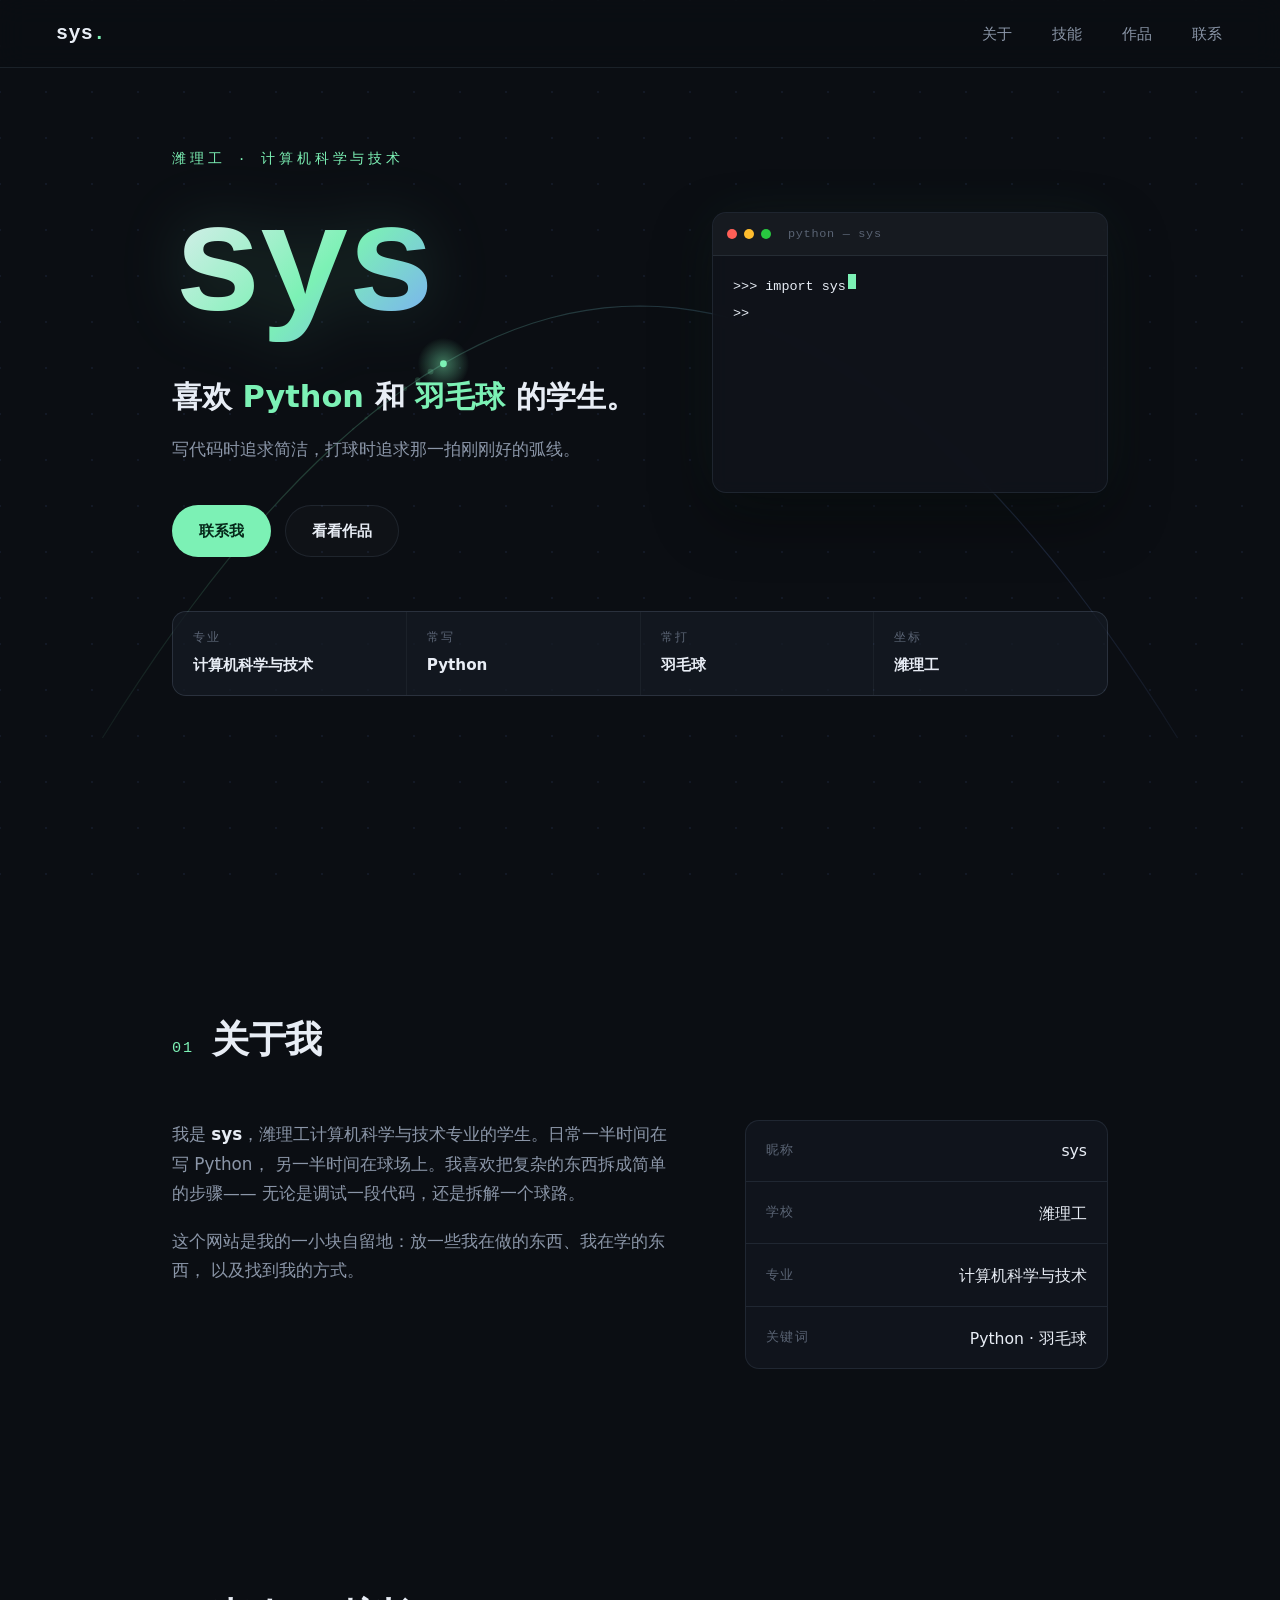
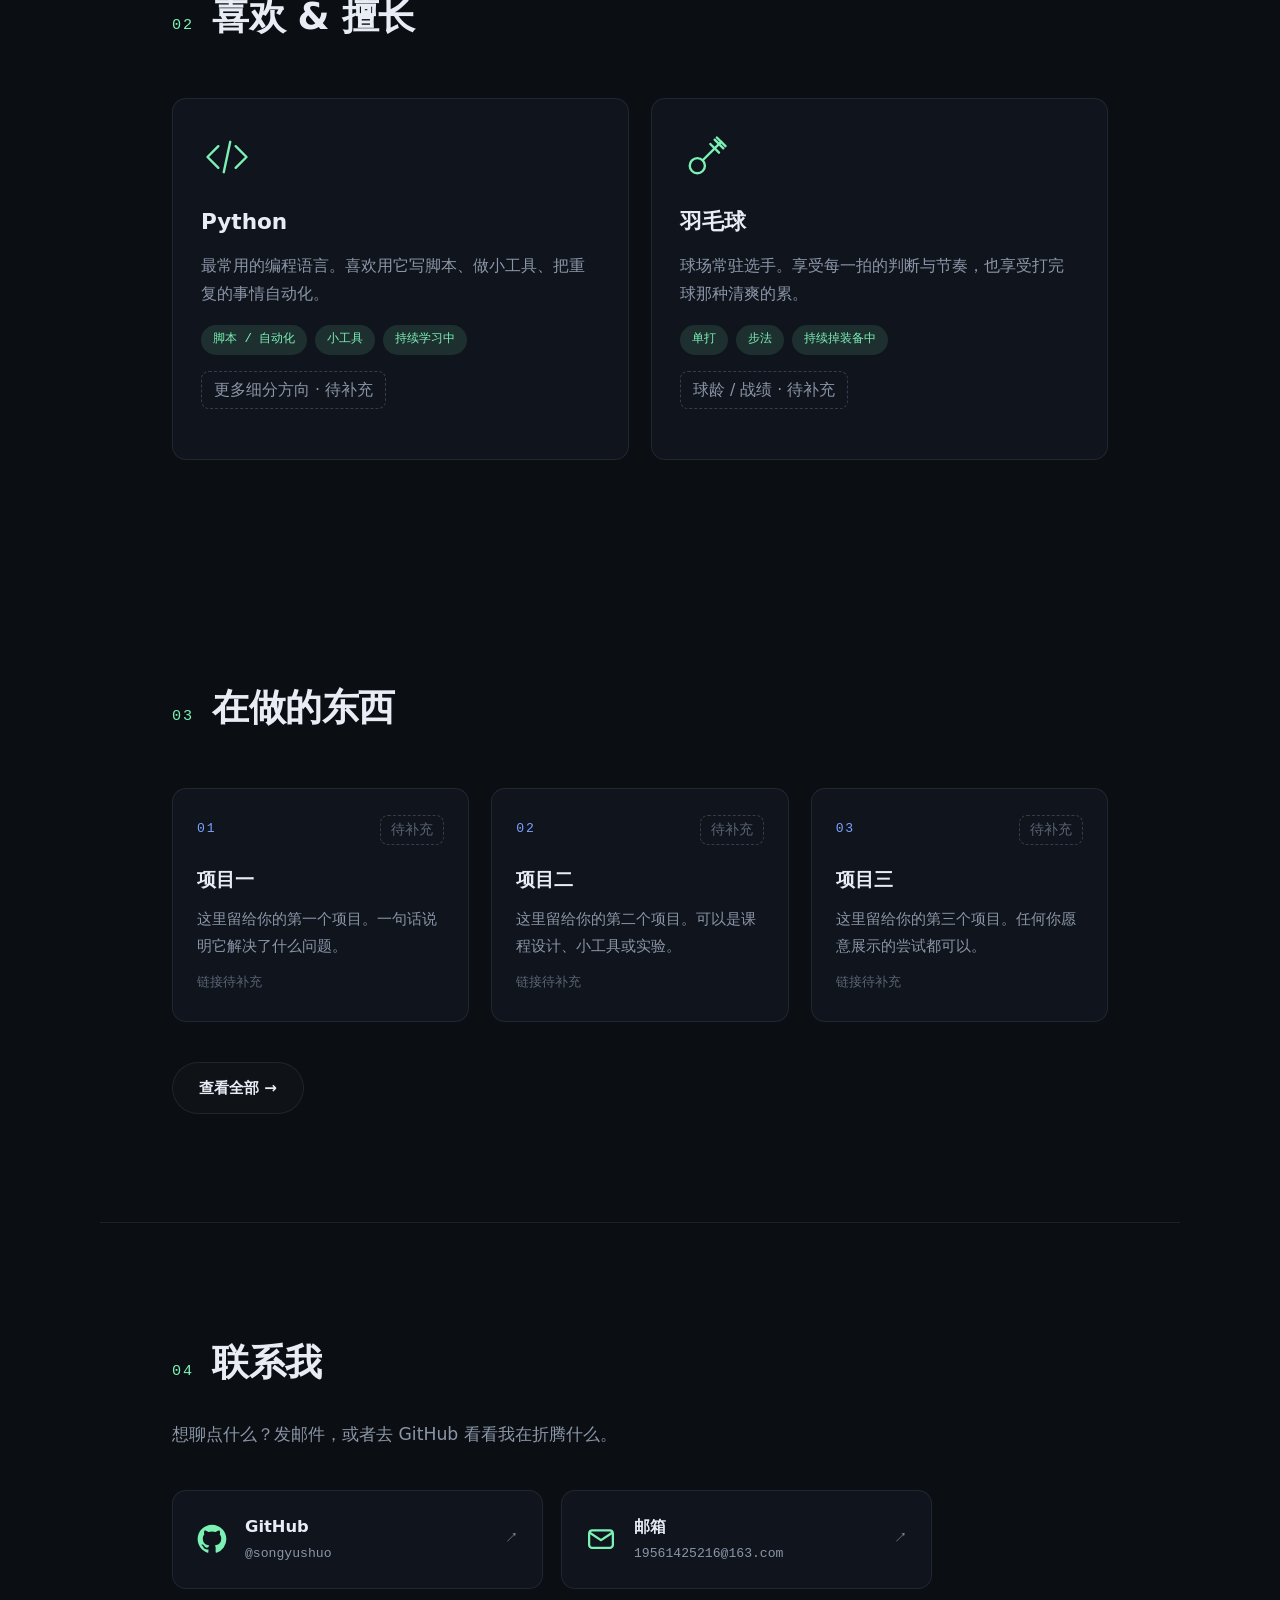
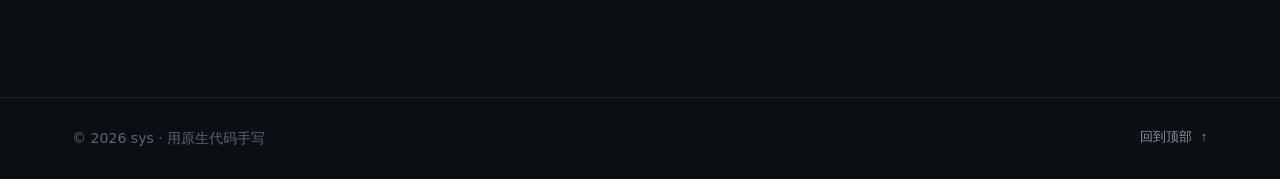
<file: index.html>
<!DOCTYPE html>
<html lang="zh-CN">
<head>
  <meta charset="UTF-8" />
  <meta name="viewport" content="width=device-width, initial-scale=1.0" />
  <meta name="description" content="sys 的个人网站 —— 喜欢 Python 和羽毛球的学生。" />
  <title>sys · 个人网站</title>
  <link rel="stylesheet" href="css/style.css" />
</head>
<body>

  <!-- 背景画布：点阵网格 + 羽毛球飞行轨迹 -->
  <canvas id="bg-canvas" aria-hidden="true"></canvas>

  <header class="site-header">
    <a class="logo" href="index.html">sys<span class="logo-dot">.</span></a>
    <nav class="site-nav" id="site-nav">
      <a href="#about">关于</a>
      <a href="#skills">技能</a>
      <a href="#projects">作品</a>
      <a href="#contact">联系</a>
    </nav>
    <button class="nav-toggle" id="nav-toggle" aria-label="打开菜单" aria-expanded="false">
      <span></span><span></span>
    </button>
  </header>

  <main>

    <!-- ============ Hero ============ -->
    <section class="hero" id="top">
      <div class="hero-grid">

        <div class="hero-left">
          <p class="hero-eyebrow reveal">潍理工 · 计算机科学与技术</p>
          <h1 class="hero-title reveal">
            <span class="hero-name">sys</span>
          </h1>
          <p class="hero-tagline reveal">
            喜欢 <span class="accent">Python</span> 和 <span class="accent">羽毛球</span> 的学生。
          </p>
          <p class="hero-sub reveal">
            写代码时追求简洁，打球时追求那一拍刚刚好的弧线。
          </p>
          <div class="hero-actions reveal">
            <a class="btn btn-primary" href="#contact">联系我</a>
            <a class="btn btn-ghost" href="projects.html">看看作品</a>
          </div>
        </div>

        <div class="hero-right reveal">
          <div class="terminal" aria-hidden="true">
            <div class="terminal-bar">
              <span class="dot dot-r"></span>
              <span class="dot dot-y"></span>
              <span class="dot dot-g"></span>
              <span class="terminal-title">python — sys</span>
            </div>
            <div class="terminal-body">
              <pre class="terminal-text" id="terminal-text"></pre><span class="terminal-caret" id="terminal-caret"></span>
            </div>
          </div>
        </div>

      </div>

      <div class="hero-strip reveal">
        <div class="strip-item">
          <span class="strip-label">专业</span>
          <span class="strip-value">计算机科学与技术</span>
        </div>
        <div class="strip-item">
          <span class="strip-label">常写</span>
          <span class="strip-value">Python</span>
        </div>
        <div class="strip-item">
          <span class="strip-label">常打</span>
          <span class="strip-value">羽毛球</span>
        </div>
        <div class="strip-item">
          <span class="strip-label">坐标</span>
          <span class="strip-value">潍理工</span>
        </div>
      </div>

      <a class="scroll-hint" href="#about" aria-label="向下滚动">
        <span class="scroll-line"></span>
      </a>
    </section>

    <!-- ============ 关于 ============ -->
    <section class="section" id="about">
      <div class="section-head reveal">
        <span class="section-index">01</span>
        <h2>关于我</h2>
      </div>
      <div class="about-grid">
        <div class="about-text reveal">
          <p>
            我是 <strong>sys</strong>，潍理工计算机科学与技术专业的学生。日常一半时间在写 Python，
            另一半时间在球场上。我喜欢把复杂的东西拆成简单的步骤——
            无论是调试一段代码，还是拆解一个球路。
          </p>
          <p>
            这个网站是我的一小块自留地：放一些我在做的东西、我在学的东西，
            以及找到我的方式。
          </p>
        </div>
        <div class="about-facts reveal">
          <div class="fact">
            <span class="fact-label">昵称</span>
            <span class="fact-value">sys</span>
          </div>
          <div class="fact">
            <span class="fact-label">学校</span>
            <span class="fact-value">潍理工</span>
          </div>
          <div class="fact">
            <span class="fact-label">专业</span>
            <span class="fact-value">计算机科学与技术</span>
          </div>
          <div class="fact">
            <span class="fact-label">关键词</span>
            <span class="fact-value">Python · 羽毛球</span>
          </div>
        </div>
      </div>
    </section>

    <!-- ============ 技能 ============ -->
    <section class="section" id="skills">
      <div class="section-head reveal">
        <span class="section-index">02</span>
        <h2>喜欢 &amp; 擅长</h2>
      </div>
      <div class="skills-grid">

        <article class="skill-card reveal">
          <div class="skill-icon" aria-hidden="true">
            <!-- 代码图标 -->
            <svg viewBox="0 0 48 48" fill="none" stroke="currentColor" stroke-width="2.2" stroke-linecap="round" stroke-linejoin="round">
              <path d="M16 14 L6 24 L16 34" />
              <path d="M32 14 L42 24 L32 34" />
              <path d="M27 10 L21 38" />
            </svg>
          </div>
          <h3>Python</h3>
          <p>
            最常用的编程语言。喜欢用它写脚本、做小工具、把重复的事情自动化。
          </p>
          <ul class="skill-tags">
            <li>脚本 / 自动化</li>
            <li>小工具</li>
            <li>持续学习中</li>
          </ul>
          <!-- 待补充：具体项目方向、掌握的库等，等你提供真实内容 -->
          <p class="skill-todo">更多细分方向 · 待补充</p>
        </article>

        <article class="skill-card reveal">
          <div class="skill-icon" aria-hidden="true">
            <!-- 羽毛球图标 -->
            <svg viewBox="0 0 48 48" fill="none" stroke="currentColor" stroke-width="2.2" stroke-linecap="round" stroke-linejoin="round">
              <circle cx="16" cy="32" r="7" />
              <path d="M21 27 L38 10" />
              <path d="M32 8 L40 16" />
              <path d="M28 12 L36 20" />
              <path d="M34 6 L42 14" />
            </svg>
          </div>
          <h3>羽毛球</h3>
          <p>
            球场常驻选手。享受每一拍的判断与节奏，也享受打完球那种清爽的累。
          </p>
          <ul class="skill-tags">
            <li>单打</li>
            <li>步法</li>
            <li>持续掉装备中</li>
          </ul>
          <!-- 待补充：球龄、擅长技术、比赛经历等，等你提供真实内容 -->
          <p class="skill-todo">球龄 / 战绩 · 待补充</p>
        </article>

      </div>
    </section>

    <!-- ============ 作品预览 ============ -->
    <section class="section" id="projects">
      <div class="section-head reveal">
        <span class="section-index">03</span>
        <h2>在做的东西</h2>
      </div>
      <div class="projects-grid">

        <!-- 待补充：真实项目，替换标题 / 描述 / 链接 -->
        <article class="project-card reveal">
          <div class="project-meta">
            <span class="project-no">01</span>
            <span class="project-status">待补充</span>
          </div>
          <h3>项目一</h3>
          <p>这里留给你的第一个项目。一句话说明它解决了什么问题。</p>
          <span class="project-link">链接待补充</span>
        </article>

        <article class="project-card reveal">
          <div class="project-meta">
            <span class="project-no">02</span>
            <span class="project-status">待补充</span>
          </div>
          <h3>项目二</h3>
          <p>这里留给你的第二个项目。可以是课程设计、小工具或实验。</p>
          <span class="project-link">链接待补充</span>
        </article>

        <article class="project-card reveal">
          <div class="project-meta">
            <span class="project-no">03</span>
            <span class="project-status">待补充</span>
          </div>
          <h3>项目三</h3>
          <p>这里留给你的第三个项目。任何你愿意展示的尝试都可以。</p>
          <span class="project-link">链接待补充</span>
        </article>

      </div>
      <div class="section-more reveal">
        <a class="btn btn-ghost" href="projects.html">查看全部 →</a>
      </div>
    </section>

    <!-- ============ 联系 ============ -->
    <section class="section section-contact" id="contact">
      <div class="section-head reveal">
        <span class="section-index">04</span>
        <h2>联系我</h2>
      </div>
      <p class="contact-lead reveal">
        想聊点什么？发邮件，或者去 GitHub 看看我在折腾什么。
      </p>
      <div class="contact-cards reveal">
        <a class="contact-card" href="https://github.com/songyushuo" target="_blank" rel="noopener noreferrer">
          <svg viewBox="0 0 24 24" fill="currentColor" aria-hidden="true" class="contact-icon">
            <path d="M12 .5C5.65.5.5 5.65.5 12c0 5.08 3.29 9.39 7.86 10.91.58.11.79-.25.79-.56 0-.27-.01-1.18-.02-2.14-3.2.7-3.87-1.36-3.87-1.36-.52-1.33-1.28-1.68-1.28-1.68-1.04-.71.08-.7.08-.7 1.15.08 1.76 1.19 1.76 1.19 1.03 1.75 2.69 1.25 3.35.95.1-.74.4-1.25.72-1.53-2.55-.29-5.24-1.28-5.24-5.68 0-1.26.45-2.28 1.19-3.09-.12-.29-.52-1.46.11-3.05 0 0 .97-.31 3.18 1.18a11 11 0 0 1 5.79 0c2.21-1.49 3.18-1.18 3.18-1.18.63 1.59.23 2.76.11 3.05.74.81 1.19 1.83 1.19 3.09 0 4.41-2.69 5.38-5.26 5.66.41.36.78 1.06.78 2.14 0 1.55-.01 2.79-.01 3.17 0 .31.21.68.8.56A11.51 11.51 0 0 0 23.5 12C23.5 5.65 18.35.5 12 .5z"/>
          </svg>
          <div>
            <strong>GitHub</strong>
            <span>@songyushuo</span>
          </div>
          <span class="contact-arrow">↗</span>
        </a>

        <a class="contact-card" href="mailto:19561425216@163.com">
          <svg viewBox="0 0 24 24" fill="none" stroke="currentColor" stroke-width="1.8" aria-hidden="true" class="contact-icon">
            <rect x="2.5" y="5" width="19" height="14" rx="2.5"/>
            <path d="M3 7l9 6 9-6"/>
          </svg>
          <div>
            <strong>邮箱</strong>
            <span>19561425216@163.com</span>
          </div>
          <span class="contact-arrow">↗</span>
        </a>
      </div>
    </section>

  </main>

  <footer class="site-footer">
    <p>© <span id="year">2026</span> sys · 用原生代码手写</p>
    <a href="#top" class="back-top">回到顶部 ↑</a>
  </footer>

  <script src="js/main.js"></script>
</body>
</html>
</file>
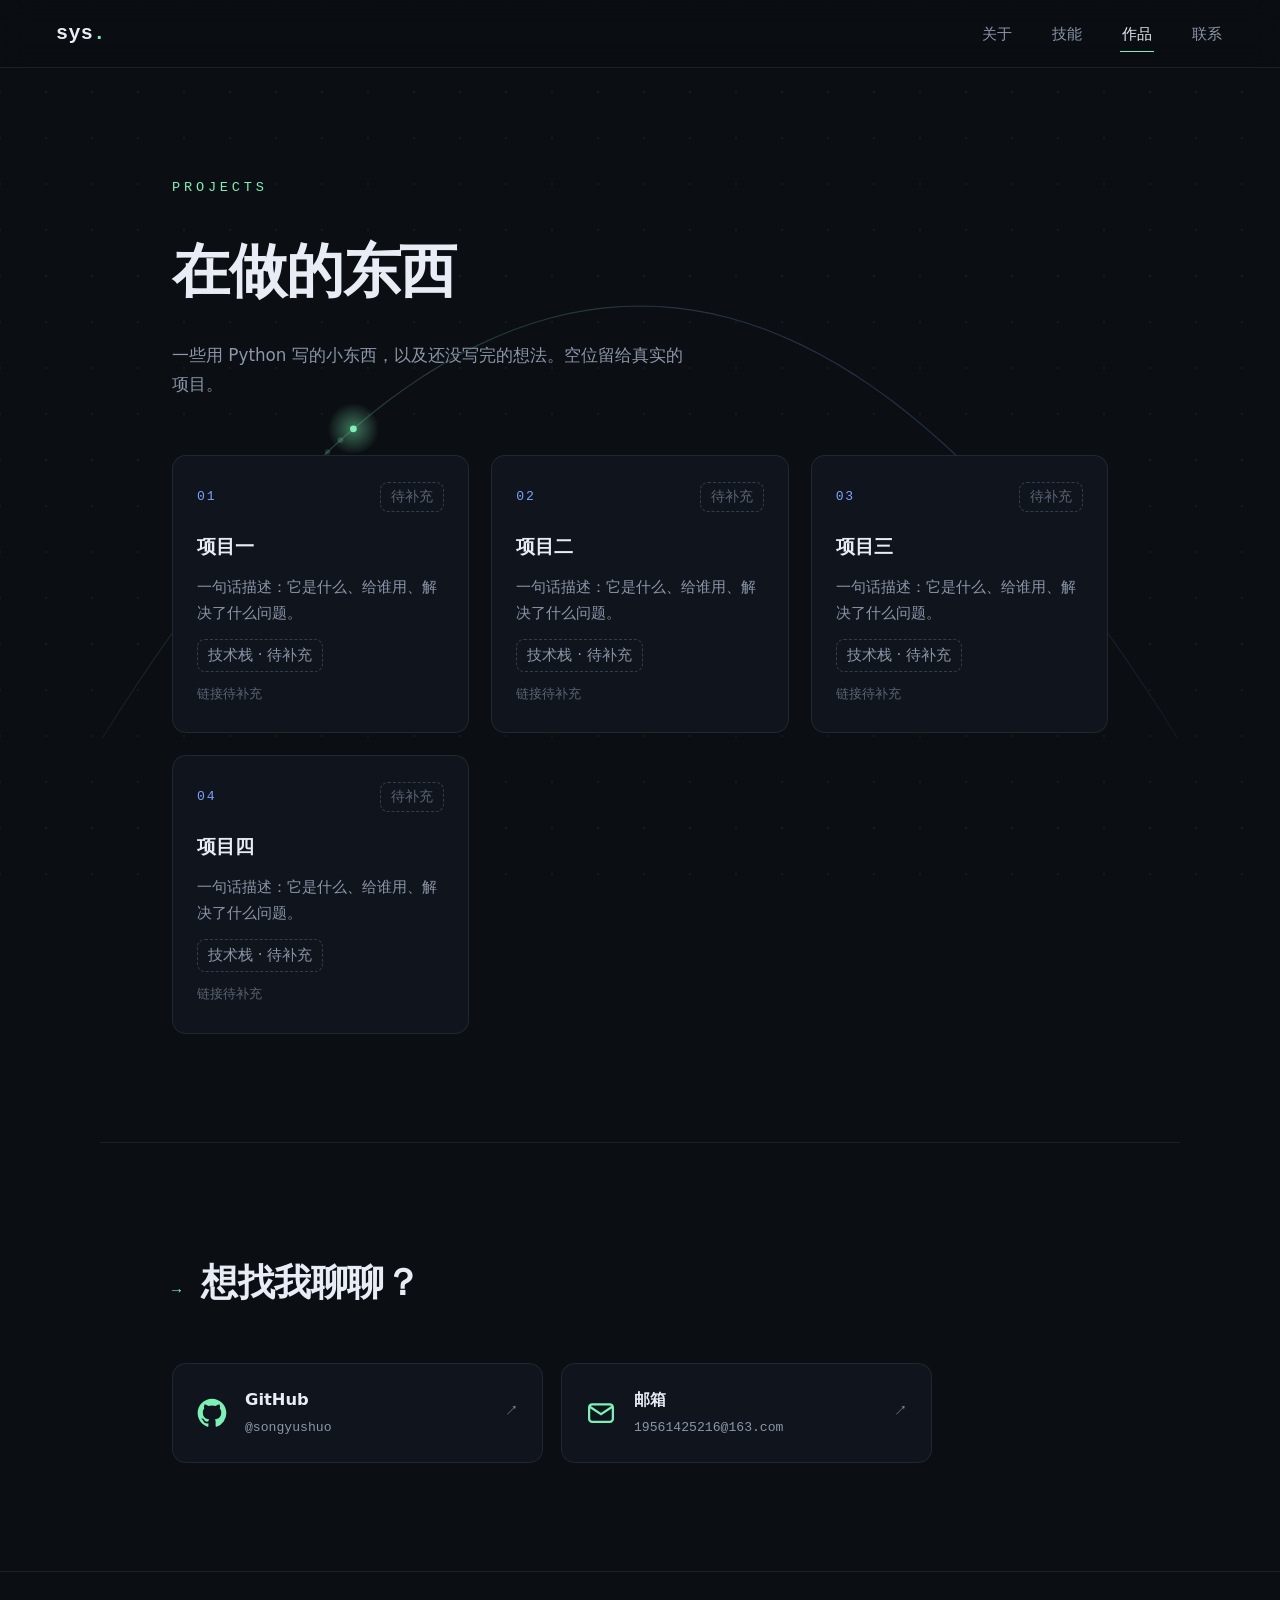
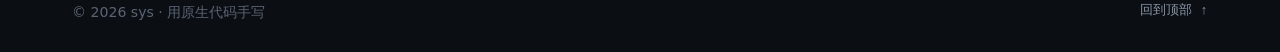
<file: projects.html>
<!DOCTYPE html>
<html lang="zh-CN">
<head>
  <meta charset="UTF-8" />
  <meta name="viewport" content="width=device-width, initial-scale=1.0" />
  <meta name="description" content="sys 的作品页 —— 正在做的东西。" />
  <title>作品 · sys</title>
  <link rel="stylesheet" href="css/style.css" />
</head>
<body>

  <canvas id="bg-canvas" aria-hidden="true"></canvas>

  <header class="site-header">
    <a class="logo" href="index.html">sys<span class="logo-dot">.</span></a>
    <nav class="site-nav" id="site-nav">
      <a href="index.html#about">关于</a>
      <a href="index.html#skills">技能</a>
      <a href="projects.html" class="is-current">作品</a>
      <a href="index.html#contact">联系</a>
    </nav>
    <button class="nav-toggle" id="nav-toggle" aria-label="打开菜单" aria-expanded="false">
      <span></span><span></span>
    </button>
  </header>

  <main class="page-main">

    <section class="page-hero">
      <p class="hero-eyebrow reveal">Projects</p>
      <h1 class="page-title reveal">在做的东西</h1>
      <p class="page-desc reveal">
        一些用 Python 写的小东西，以及还没写完的想法。空位留给真实的项目。
      </p>
    </section>

    <section class="section section-nopad">
      <div class="projects-grid projects-grid-full">

        <!-- 待补充：把下面的卡片换成真实项目 -->
        <article class="project-card reveal">
          <div class="project-meta">
            <span class="project-no">01</span>
            <span class="project-status">待补充</span>
          </div>
          <h3>项目一</h3>
          <p>一句话描述：它是什么、给谁用、解决了什么问题。</p>
          <p class="project-stack">技术栈 · 待补充</p>
          <span class="project-link">链接待补充</span>
        </article>

        <article class="project-card reveal">
          <div class="project-meta">
            <span class="project-no">02</span>
            <span class="project-status">待补充</span>
          </div>
          <h3>项目二</h3>
          <p>一句话描述：它是什么、给谁用、解决了什么问题。</p>
          <p class="project-stack">技术栈 · 待补充</p>
          <span class="project-link">链接待补充</span>
        </article>

        <article class="project-card reveal">
          <div class="project-meta">
            <span class="project-no">03</span>
            <span class="project-status">待补充</span>
          </div>
          <h3>项目三</h3>
          <p>一句话描述：它是什么、给谁用、解决了什么问题。</p>
          <p class="project-stack">技术栈 · 待补充</p>
          <span class="project-link">链接待补充</span>
        </article>

        <article class="project-card reveal">
          <div class="project-meta">
            <span class="project-no">04</span>
            <span class="project-status">待补充</span>
          </div>
          <h3>项目四</h3>
          <p>一句话描述：它是什么、给谁用、解决了什么问题。</p>
          <p class="project-stack">技术栈 · 待补充</p>
          <span class="project-link">链接待补充</span>
        </article>

      </div>
    </section>

    <section class="section section-contact">
      <div class="section-head reveal">
        <span class="section-index">→</span>
        <h2>想找我聊聊？</h2>
      </div>
      <div class="contact-cards reveal">
        <a class="contact-card" href="https://github.com/songyushuo" target="_blank" rel="noopener noreferrer">
          <svg viewBox="0 0 24 24" fill="currentColor" aria-hidden="true" class="contact-icon">
            <path d="M12 .5C5.65.5.5 5.65.5 12c0 5.08 3.29 9.39 7.86 10.91.58.11.79-.25.79-.56 0-.27-.01-1.18-.02-2.14-3.2.7-3.87-1.36-3.87-1.36-.52-1.33-1.28-1.68-1.28-1.68-1.04-.71.08-.7.08-.7 1.15.08 1.76 1.19 1.76 1.19 1.03 1.75 2.69 1.25 3.35.95.1-.74.4-1.25.72-1.53-2.55-.29-5.24-1.28-5.24-5.68 0-1.26.45-2.28 1.19-3.09-.12-.29-.52-1.46.11-3.05 0 0 .97-.31 3.18 1.18a11 11 0 0 1 5.79 0c2.21-1.49 3.18-1.18 3.18-1.18.63 1.59.23 2.76.11 3.05.74.81 1.19 1.83 1.19 3.09 0 4.41-2.69 5.38-5.26 5.66.41.36.78 1.06.78 2.14 0 1.55-.01 2.79-.01 3.17 0 .31.21.68.8.56A11.51 11.51 0 0 0 23.5 12C23.5 5.65 18.35.5 12 .5z"/>
          </svg>
          <div>
            <strong>GitHub</strong>
            <span>@songyushuo</span>
          </div>
          <span class="contact-arrow">↗</span>
        </a>

        <a class="contact-card" href="mailto:19561425216@163.com">
          <svg viewBox="0 0 24 24" fill="none" stroke="currentColor" stroke-width="1.8" aria-hidden="true" class="contact-icon">
            <rect x="2.5" y="5" width="19" height="14" rx="2.5"/>
            <path d="M3 7l9 6 9-6"/>
          </svg>
          <div>
            <strong>邮箱</strong>
            <span>19561425216@163.com</span>
          </div>
          <span class="contact-arrow">↗</span>
        </a>
      </div>
    </section>

  </main>

  <footer class="site-footer">
    <p>© <span id="year">2026</span> sys · 用原生代码手写</p>
    <a href="#top" class="back-top">回到顶部 ↑</a>
  </footer>

  <script src="js/main.js"></script>
</body>
</html>
</file>
<file: css/style.css>
/* ============================================================
   sys · 个人网站样式
   深色底 + 薄荷绿点缀，简约克制的科技感
   ============================================================ */

:root {
  --bg: #0b0e13;
  --bg-soft: #10141c;
  --surface: #141a24;
  --border: rgba(148, 170, 200, 0.12);
  --text: #e8edf5;
  --text-dim: #8b96a8;
  --text-faint: #5a6474;
  --accent: #7cf1b5;
  --accent-soft: rgba(124, 241, 181, 0.12);
  --accent-blue: #7aa2ff;
  --radius: 14px;
  --font-sans: "Segoe UI", "PingFang SC", "Microsoft YaHei", system-ui, sans-serif;
  --font-mono: "Cascadia Code", "JetBrains Mono", Consolas, "SFMono-Regular", monospace;
  --header-h: 68px;
}

* {
  margin: 0;
  padding: 0;
  box-sizing: border-box;
}

html {
  scroll-behavior: smooth;
  scroll-padding-top: calc(var(--header-h) + 16px);
}

body {
  background: var(--bg);
  color: var(--text);
  font-family: var(--font-sans);
  font-size: 16px;
  line-height: 1.75;
  -webkit-font-smoothing: antialiased;
  overflow-x: hidden;
}

a {
  color: inherit;
  text-decoration: none;
}

::selection {
  background: var(--accent);
  color: #06281a;
}

/* ---------- 背景画布 ---------- */
#bg-canvas {
  position: fixed;
  inset: 0;
  width: 100%;
  height: 100%;
  z-index: 0;
  pointer-events: none;
}

/* 让内容浮在画布之上 */
.site-header,
main,
.site-footer {
  position: relative;
  z-index: 1;
}

/* ---------- 顶部导航 ---------- */
.site-header {
  position: fixed;
  top: 0;
  left: 0;
  right: 0;
  height: var(--header-h);
  display: flex;
  align-items: center;
  justify-content: space-between;
  padding: 0 clamp(20px, 5vw, 56px);
  background: rgba(11, 14, 19, 0.72);
  backdrop-filter: blur(14px);
  -webkit-backdrop-filter: blur(14px);
  border-bottom: 1px solid var(--border);
  z-index: 10;
}

.logo {
  font-family: var(--font-mono);
  font-size: 1.25rem;
  font-weight: 700;
  letter-spacing: 0.02em;
}

.logo-dot {
  color: var(--accent);
}

.site-nav {
  display: flex;
  gap: clamp(18px, 3vw, 36px);
}

.site-nav a {
  position: relative;
  font-size: 0.92rem;
  color: var(--text-dim);
  padding: 6px 2px;
  transition: color 0.25s ease;
}

.site-nav a::after {
  content: "";
  position: absolute;
  left: 0;
  bottom: 0;
  width: 100%;
  height: 1.5px;
  background: var(--accent);
  transform: scaleX(0);
  transform-origin: left;
  transition: transform 0.25s ease;
}

.site-nav a:hover,
.site-nav a.is-current {
  color: var(--text);
}

.site-nav a:hover::after,
.site-nav a.is-current::after {
  transform: scaleX(1);
}

/* 移动端菜单按钮 */
.nav-toggle {
  display: none;
  flex-direction: column;
  justify-content: center;
  gap: 6px;
  width: 40px;
  height: 40px;
  background: none;
  border: none;
  cursor: pointer;
}

.nav-toggle span {
  display: block;
  width: 22px;
  height: 2px;
  background: var(--text);
  margin: 0 auto;
  transition: transform 0.3s ease, opacity 0.3s ease;
}

.nav-toggle[aria-expanded="true"] span:first-child {
  transform: translateY(4px) rotate(45deg);
}

.nav-toggle[aria-expanded="true"] span:last-child {
  transform: translateY(-4px) rotate(-45deg);
}

/* ---------- Hero ---------- */
.hero {
  min-height: 100vh;
  display: flex;
  flex-direction: column;
  justify-content: center;
  padding: calc(var(--header-h) + 40px) clamp(20px, 6vw, 72px) 64px;
  max-width: 1080px;
  margin: 0 auto;
}

.hero-grid {
  display: grid;
  grid-template-columns: 1.1fr 0.9fr;
  gap: clamp(28px, 5vw, 56px);
  align-items: center;
  width: 100%;
}

.hero-eyebrow {
  font-family: var(--font-mono);
  font-size: 0.85rem;
  letter-spacing: 0.28em;
  text-transform: uppercase;
  color: var(--accent);
  margin-bottom: 22px;
}

.hero-title {
  line-height: 1;
  margin-bottom: 28px;
}

.hero-name {
  font-family: var(--font-mono);
  font-size: clamp(4.2rem, 15vw, 9.5rem);
  font-weight: 800;
  letter-spacing: -0.03em;
  background: linear-gradient(135deg, var(--text) 0%, var(--accent) 55%, var(--accent-blue) 100%);
  -webkit-background-clip: text;
  background-clip: text;
  color: transparent;
  filter: drop-shadow(0 0 32px rgba(124, 241, 181, 0.18));
}

.hero-tagline {
  font-size: clamp(1.25rem, 3.4vw, 1.9rem);
  font-weight: 600;
  line-height: 1.5;
  margin-bottom: 16px;
}

.accent {
  color: var(--accent);
}

.hero-sub {
  color: var(--text-dim);
  font-size: 1.05rem;
  max-width: 480px;
  margin-bottom: 40px;
}

.hero-actions {
  display: flex;
  gap: 14px;
  flex-wrap: wrap;
}

/* 终端卡片 */
.terminal {
  background: rgba(16, 20, 28, 0.82);
  border: 1px solid var(--border);
  border-radius: var(--radius);
  overflow: hidden;
  backdrop-filter: blur(8px);
  -webkit-backdrop-filter: blur(8px);
  box-shadow:
    0 24px 60px rgba(0, 0, 0, 0.4),
    0 0 60px rgba(124, 241, 181, 0.06);
}

.terminal-bar {
  display: flex;
  align-items: center;
  gap: 7px;
  padding: 11px 14px;
  background: rgba(255, 255, 255, 0.03);
  border-bottom: 1px solid var(--border);
}

.dot {
  width: 10px;
  height: 10px;
  border-radius: 50%;
}

.dot-r { background: #ff5f57; }
.dot-y { background: #febc2e; }
.dot-g { background: #28c840; }

.terminal-title {
  margin-left: 10px;
  font-family: var(--font-mono);
  font-size: 0.74rem;
  color: var(--text-faint);
  letter-spacing: 0.06em;
}

.terminal-body {
  display: flex;
  padding: 18px 20px 22px;
  min-height: 236px;
  font-family: var(--font-mono);
  font-size: 0.84rem;
  line-height: 2;
}

.terminal-text {
  font-family: inherit;
  white-space: pre-wrap;
  word-break: break-all;
}

.t-cmd { color: var(--text); }
.t-out { color: var(--text-dim); }
.t-str { color: var(--accent); }
.t-lst { color: var(--accent-blue); }

.terminal-caret {
  display: inline-block;
  width: 8px;
  height: 1.05em;
  margin-left: 2px;
  background: var(--accent);
  animation: caretBlink 1s steps(1) infinite;
  flex-shrink: 0;
}

@keyframes caretBlink {
  0%, 50% { opacity: 1; }
  50.01%, 100% { opacity: 0; }
}

/* 底部信息条 */
.hero-strip {
  display: grid;
  grid-template-columns: repeat(4, 1fr);
  gap: 1px;
  width: 100%;
  margin-top: clamp(36px, 6vh, 64px);
  background: var(--border);
  border: 1px solid var(--border);
  border-radius: var(--radius);
  overflow: hidden;
}

.strip-item {
  display: flex;
  flex-direction: column;
  gap: 4px;
  padding: 16px 20px;
  background: rgba(16, 20, 28, 0.72);
}

.strip-label {
  font-family: var(--font-mono);
  font-size: 0.72rem;
  letter-spacing: 0.18em;
  text-transform: uppercase;
  color: var(--text-faint);
}

.strip-value {
  font-size: 0.95rem;
  font-weight: 600;
}

/* 按钮 */
.btn {
  display: inline-flex;
  align-items: center;
  gap: 8px;
  padding: 12px 26px;
  border-radius: 999px;
  font-size: 0.95rem;
  font-weight: 600;
  transition: all 0.25s ease;
  border: 1px solid transparent;
  cursor: pointer;
}

.btn-primary {
  background: var(--accent);
  color: #06281a;
}

.btn-primary:hover {
  transform: translateY(-2px);
  box-shadow: 0 10px 30px rgba(124, 241, 181, 0.28);
}

.btn-ghost {
  border-color: var(--border);
  color: var(--text);
  background: rgba(255, 255, 255, 0.02);
}

.btn-ghost:hover {
  border-color: var(--accent);
  color: var(--accent);
  transform: translateY(-2px);
}

/* 滚动提示 */
.scroll-hint {
  margin-top: 44px;
  width: 1px;
  height: 56px;
  position: relative;
  overflow: hidden;
}

.scroll-line {
  position: absolute;
  top: -100%;
  left: 0;
  width: 1px;
  height: 100%;
  background: linear-gradient(to bottom, transparent, var(--accent));
  animation: scrollDrop 2.2s ease-in-out infinite;
}

@keyframes scrollDrop {
  0% { top: -100%; }
  60%, 100% { top: 100%; }
}

/* ---------- 区块通用 ---------- */
.section {
  max-width: 1080px;
  margin: 0 auto;
  padding: clamp(72px, 12vh, 128px) clamp(20px, 6vw, 72px);
}

.section-nopad {
  padding-top: 0;
}

.section-head {
  display: flex;
  align-items: baseline;
  gap: 18px;
  margin-bottom: 48px;
}

.section-index {
  font-family: var(--font-mono);
  font-size: 0.95rem;
  color: var(--accent);
  letter-spacing: 0.12em;
}

.section-head h2 {
  font-size: clamp(1.6rem, 4vw, 2.3rem);
  font-weight: 700;
  letter-spacing: -0.01em;
}

.section-more {
  margin-top: 40px;
}

/* ---------- 关于 ---------- */
.about-grid {
  display: grid;
  grid-template-columns: 1.4fr 1fr;
  gap: clamp(28px, 5vw, 64px);
  align-items: start;
}

.about-text p {
  color: var(--text-dim);
  margin-bottom: 18px;
  font-size: 1.05rem;
}

.about-text strong {
  color: var(--text);
}

.about-facts {
  display: flex;
  flex-direction: column;
  gap: 2px;
  background: var(--bg-soft);
  border: 1px solid var(--border);
  border-radius: var(--radius);
  overflow: hidden;
}

.fact {
  display: flex;
  justify-content: space-between;
  align-items: center;
  gap: 16px;
  padding: 16px 20px;
  border-bottom: 1px solid var(--border);
}

.fact:last-child {
  border-bottom: none;
}

.fact-label {
  font-family: var(--font-mono);
  font-size: 0.8rem;
  letter-spacing: 0.14em;
  text-transform: uppercase;
  color: var(--text-faint);
  white-space: nowrap;
}

.fact-value {
  font-size: 0.98rem;
  text-align: right;
}

/* 待补充的空位 */
.fact-todo .fact-value,
.skill-todo,
.project-status,
.project-stack {
  color: var(--text-faint);
  border: 1px dashed rgba(148, 170, 200, 0.28);
  border-radius: 8px;
  padding: 2px 10px;
  font-size: 0.85rem;
}

.skill-todo {
  display: inline-block;
  margin-top: 16px;
  padding: 4px 12px;
}

/* ---------- 技能卡片 ---------- */
.skills-grid {
  display: grid;
  grid-template-columns: repeat(auto-fit, minmax(300px, 1fr));
  gap: 22px;
}

.skill-card {
  background: var(--bg-soft);
  border: 1px solid var(--border);
  border-radius: var(--radius);
  padding: 32px 28px;
  transition: transform 0.3s ease, border-color 0.3s ease;
}

.skill-card:hover {
  transform: translateY(-4px);
  border-color: rgba(124, 241, 181, 0.35);
}

.skill-icon {
  width: 52px;
  height: 52px;
  color: var(--accent);
  margin-bottom: 20px;
}

.skill-icon svg {
  width: 100%;
  height: 100%;
}

.skill-card h3 {
  font-size: 1.35rem;
  margin-bottom: 12px;
}

.skill-card > p {
  color: var(--text-dim);
  font-size: 0.98rem;
  margin-bottom: 18px;
}

.skill-tags {
  display: flex;
  flex-wrap: wrap;
  gap: 8px;
  list-style: none;
}

.skill-tags li {
  font-family: var(--font-mono);
  font-size: 0.78rem;
  color: var(--accent);
  background: var(--accent-soft);
  border-radius: 999px;
  padding: 4px 12px;
}

/* ---------- 作品卡片 ---------- */
.projects-grid {
  display: grid;
  grid-template-columns: repeat(auto-fit, minmax(280px, 1fr));
  gap: 22px;
}

.project-card {
  display: flex;
  flex-direction: column;
  background: var(--bg-soft);
  border: 1px solid var(--border);
  border-radius: var(--radius);
  padding: 26px 24px;
  min-height: 210px;
  transition: transform 0.3s ease, border-color 0.3s ease;
}

.project-card:hover {
  transform: translateY(-4px);
  border-color: rgba(122, 162, 255, 0.4);
}

.project-meta {
  display: flex;
  justify-content: space-between;
  align-items: center;
  margin-bottom: 18px;
}

.project-no {
  font-family: var(--font-mono);
  font-size: 0.82rem;
  color: var(--accent-blue);
  letter-spacing: 0.14em;
}

.project-card h3 {
  font-size: 1.2rem;
  margin-bottom: 10px;
}

.project-card p {
  color: var(--text-dim);
  font-size: 0.95rem;
  margin-bottom: 12px;
}

.project-stack {
  display: inline-block;
  align-self: flex-start;
  margin-bottom: 16px;
}

.project-link {
  margin-top: auto;
  font-family: var(--font-mono);
  font-size: 0.82rem;
  color: var(--text-faint);
}

/* ---------- 联系 ---------- */
.section-contact {
  border-top: 1px solid var(--border);
}

.contact-lead {
  color: var(--text-dim);
  font-size: 1.08rem;
  max-width: 520px;
  margin: -24px 0 40px;
}

.contact-cards {
  display: grid;
  grid-template-columns: repeat(auto-fit, minmax(280px, 1fr));
  gap: 18px;
  max-width: 760px;
}

.contact-card {
  display: flex;
  align-items: center;
  gap: 18px;
  background: var(--bg-soft);
  border: 1px solid var(--border);
  border-radius: var(--radius);
  padding: 22px 24px;
  transition: transform 0.3s ease, border-color 0.3s ease;
}

.contact-card:hover {
  transform: translateY(-3px);
  border-color: rgba(124, 241, 181, 0.45);
}

.contact-card:hover .contact-arrow {
  transform: translate(3px, -3px);
  color: var(--accent);
}

.contact-icon {
  width: 30px;
  height: 30px;
  color: var(--accent);
  flex-shrink: 0;
}

.contact-card div {
  display: flex;
  flex-direction: column;
  gap: 2px;
  min-width: 0;
}

.contact-card strong {
  font-size: 1.02rem;
}

.contact-card span {
  font-family: var(--font-mono);
  font-size: 0.82rem;
  color: var(--text-dim);
  overflow: hidden;
  text-overflow: ellipsis;
  white-space: nowrap;
}

.contact-arrow {
  margin-left: auto;
  color: var(--text-faint);
  transition: transform 0.25s ease, color 0.25s ease;
}

/* ---------- 页面内页 Hero（作品页） ---------- */
.page-main {
  padding-top: var(--header-h);
}

.page-hero {
  max-width: 1080px;
  margin: 0 auto;
  padding: clamp(64px, 12vh, 120px) clamp(20px, 6vw, 72px) 56px;
}

.page-title {
  font-size: clamp(2.2rem, 6vw, 3.6rem);
  letter-spacing: -0.02em;
  margin-bottom: 18px;
}

.page-desc {
  color: var(--text-dim);
  font-size: 1.05rem;
  max-width: 520px;
}

/* ---------- 页脚 ---------- */
.site-footer {
  display: flex;
  align-items: center;
  justify-content: space-between;
  gap: 16px;
  flex-wrap: wrap;
  padding: 28px clamp(20px, 6vw, 72px);
  border-top: 1px solid var(--border);
  color: var(--text-faint);
  font-size: 0.88rem;
}

.back-top {
  font-family: var(--font-mono);
  font-size: 0.82rem;
  color: var(--text-dim);
  transition: color 0.25s ease;
}

.back-top:hover {
  color: var(--accent);
}

/* ---------- 滚动浮现动画 ---------- */
.reveal {
  opacity: 0;
  transform: translateY(24px);
  transition: opacity 0.7s ease, transform 0.7s ease;
}

.reveal.is-visible {
  opacity: 1;
  transform: none;
}

/* ---------- 响应式 ---------- */
@media (max-width: 760px) {
  .nav-toggle {
    display: flex;
  }

  .site-nav {
    position: fixed;
    top: var(--header-h);
    left: 0;
    right: 0;
    flex-direction: column;
    gap: 0;
    background: rgba(11, 14, 19, 0.96);
    backdrop-filter: blur(14px);
    border-bottom: 1px solid var(--border);
    padding: 8px 24px 16px;
    transform: translateY(-120%);
    opacity: 0;
    pointer-events: none;
    transition: transform 0.3s ease, opacity 0.3s ease;
  }

  .site-nav.is-open {
    transform: translateY(0);
    opacity: 1;
    pointer-events: auto;
  }

  .site-nav a {
    padding: 12px 0;
    border-bottom: 1px solid var(--border);
  }

  .site-nav a:last-child {
    border-bottom: none;
  }

  .about-grid {
    grid-template-columns: 1fr;
  }

  .hero-grid {
    grid-template-columns: 1fr;
  }

  .hero-strip {
    grid-template-columns: repeat(2, 1fr);
  }

  .hero {
    padding-bottom: 56px;
  }

  .scroll-hint {
    margin-top: 48px;
  }
}

/* ---------- 降低动效偏好 ---------- */
@media (prefers-reduced-motion: reduce) {
  html {
    scroll-behavior: auto;
  }

  .reveal {
    opacity: 1;
    transform: none;
    transition: none;
  }

  .scroll-line {
    animation: none;
    top: 0;
  }
}
</file>
